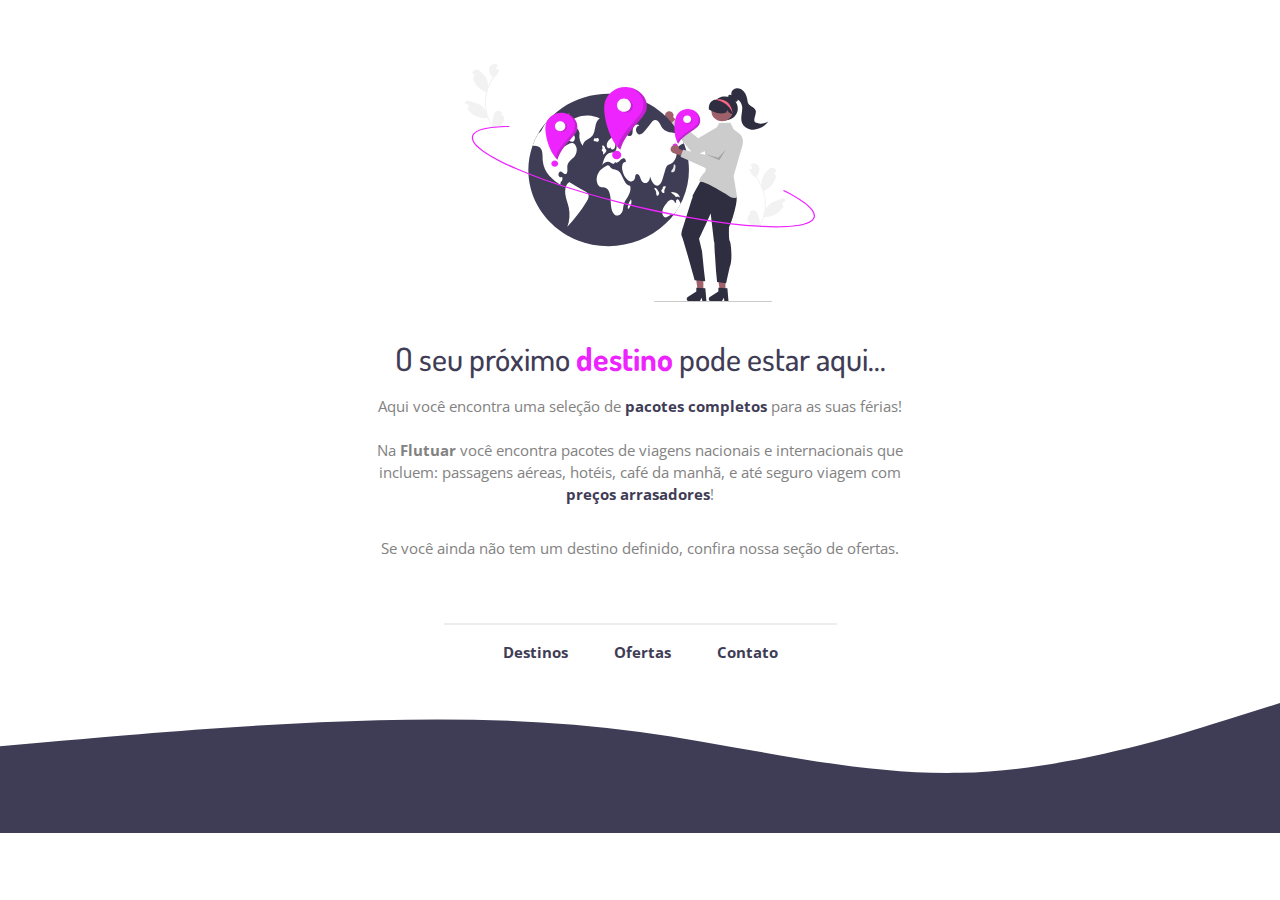
<file: projeto01-extra/index.html>
<!DOCTYPE html>
<html lang="en">
  <head>
    <link rel="preconnect" href="https://fonts.googleapis.com" />
    <link rel="preconnect" href="https://fonts.gstatic.com" crossorigin />
    <link
      href="https://fonts.googleapis.com/css2?family=Dosis:wght@500&family=Open+Sans:wght@400;700&display=swap"
      rel="stylesheet"
    />

    <meta charset="UTF-8" />
    <meta name="viewport" content="width=device-width, initial-scale=1.0" />
    <title>Flutuar Pacotes</title>

    <link rel="stylesheet" href="./style/style.css" />
    <link rel="shortcut icon" href="./assets/Favicon.svg" type="image/x-icon" />
  </head>
  <body>
    <img
      id="img1"
      src="./assets/img1.svg"
      alt="Desenho de uma mulher vestida com uma camisa cinza, segurando um globo terrestre com três indicadores marcando locais diferentes do globo"
    />
    <main>
      <h1>
        O seu próximo <span id="destiny">destino</span> pode estar aqui...
      </h1>
      <p>
        Aqui você encontra uma seleção de
        <span class="details"> pacotes completos</span> para as suas férias!
        <br />
        <br />
        Na <span id="float">Flutuar</span> você encontra pacotes de viagens
        nacionais e internacionais que incluem: passagens aéreas, hotéis, café
        da manhã, e até seguro viagem com
        <span class="details">preços arrasadores</span>!
      </p>
      <p>
        Se você ainda não tem um destino definido, confira nossa seção de
        ofertas.
      </p>
    </main>
    <footer>
      <div id="line"></div>
      <a href="">Destinos</a>
      <a href="">Ofertas</a>
      <a href="">Contato</a>
    </footer>
    <div class="wave">
      <img
        src="./assets/Wave.svg"
        alt="Um detalhe de onda em cor azul escuro"
      />
    </div>
  </body>
</html>
</file>
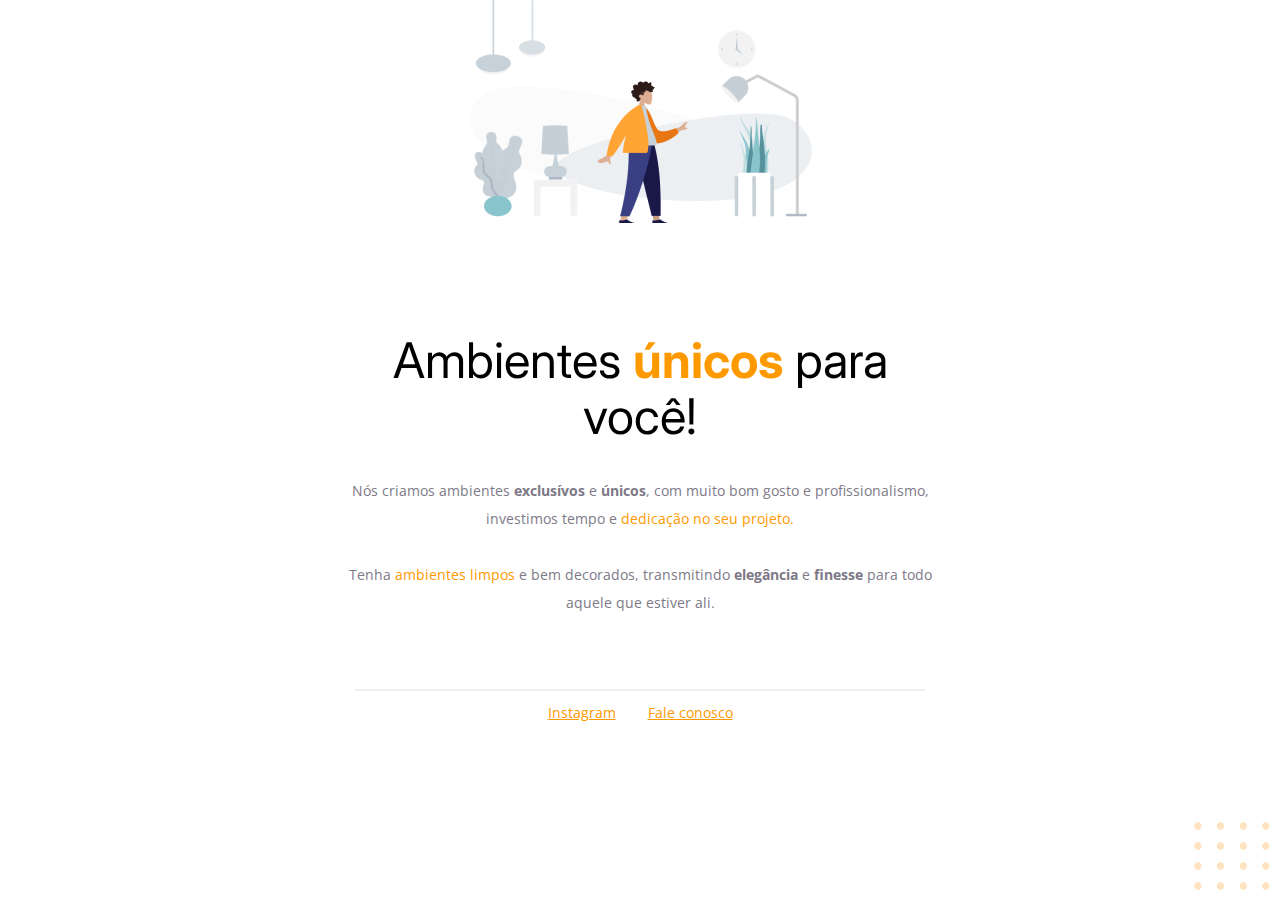
<file: projeto01/index.html>
<!DOCTYPE html>
<html lang="pt-br">
  <head>
    <link rel="preconnect" href="https://fonts.googleapis.com" />
    <link rel="preconnect" href="https://fonts.gstatic.com" crossorigin />

    <meta charset="UTF-8" />
    <meta name="viewport" content="width=device-width, initial-scale=1.0" />
    <title>Móveis Customizados</title>

    <link
      href="https://fonts.googleapis.com/css2?family=Inter:wght@400;700&family=Open+Sans:wght@400;700&display=swap"
      rel="stylesheet"
    />
    <link rel="stylesheet" href="./style/style.css" />
    <link rel="shortcut icon" href="./assets/favicon.png" type="image/x-icon" />
  </head>
  <body>
    <div id="hero">
      <img
        src="./assets/image1.jpg"
        alt="Desenho de uma pessoa vestida com uma camisa amarela, em uma sala com móveis"
      />
      <h1>Ambientes <span>únicos</span> para você!</h1>
      <p>
        Nós criamos ambientes <strong>exclusívos</strong> e
        <strong>únicos</strong>, com muito bom gosto e profissionalismo,
        investimos tempo e <span>dedicação no seu projeto.</span>
        <br />
        <br />
        Tenha <span>ambientes limpos</span> e bem decorados, transmitindo
        <strong>elegância</strong> e <strong>finesse</strong> para todo aquele
        que estiver ali.
      </p>
    </div>
    <div id="footer">
      <div class="line"></div>
      <a target="_blank" href="https://instagram.com/moveisparavoce"
        >Instagram</a
      >
      <a href="mailto:contato@moveisparavoce.com">Fale conosco</a>
    </div>
    <img
      id="balls"
      src="./assets/balls.svg"
      alt="Bolinhas laranjadas no canto direito inferior da tela"
    />
  </body>
</html>
</file>
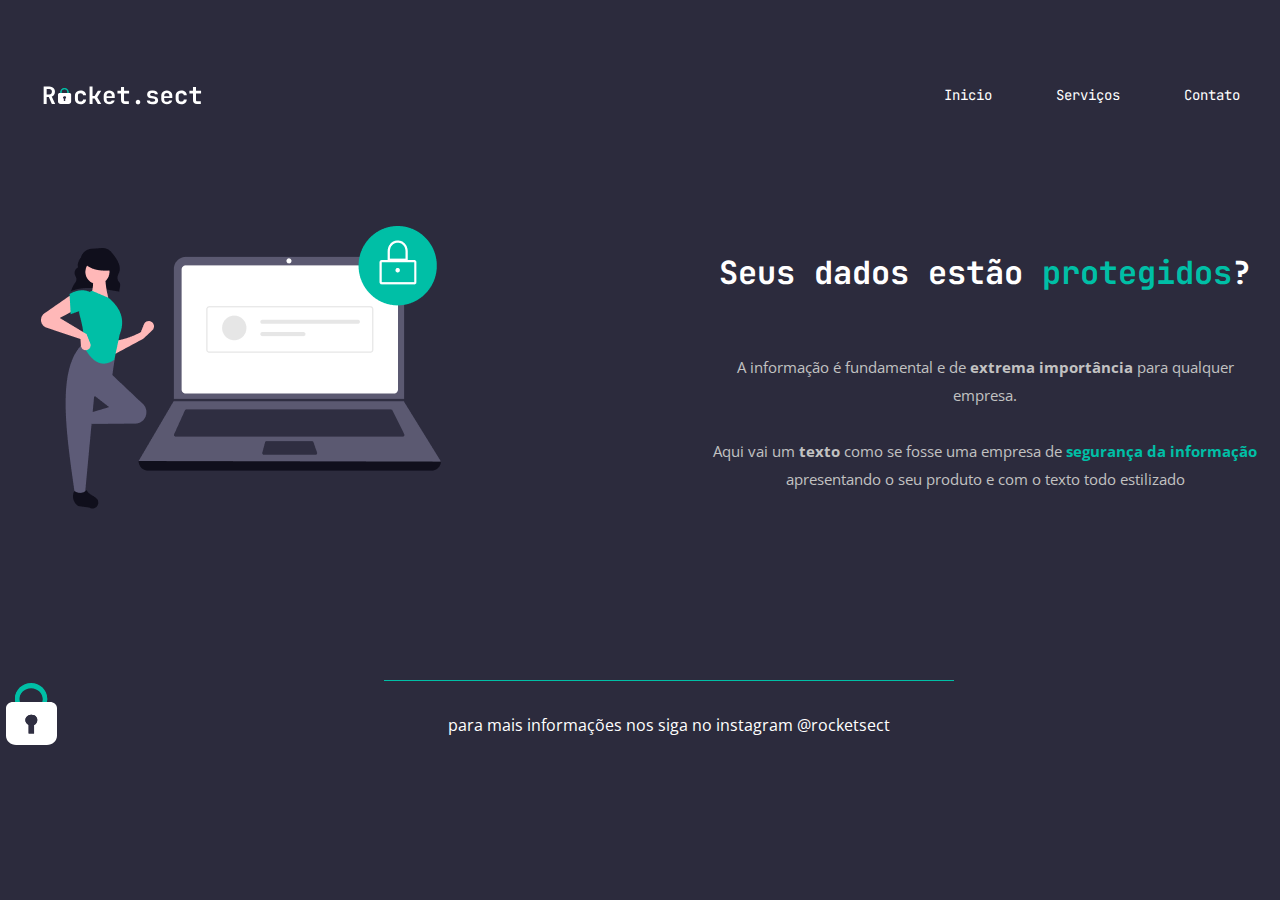
<file: projeto02-extra/index.html>
<!DOCTYPE html>
<html lang="en">
  <head>
    <link rel="preconnect" href="https://fonts.googleapis.com" />
    <link rel="preconnect" href="https://fonts.gstatic.com" crossorigin />

    <meta charset="UTF-8" />
    <meta name="viewport" content="width=device-width, initial-scale=1.0" />
    <title>Rocket.sect</title>

    <link
      href="https://fonts.googleapis.com/css2?family=JetBrains+Mono:wght@400;700&family=Open+Sans:wght@400;700&display=swap"
      rel="stylesheet"
    />
    <link rel="stylesheet" href="./style/style.css" />
  </head>
  <body>
    <div class="page">
      <nav>
        <a href="#"
          ><img src="./assets/logo.svg" alt="Logo da Rocket.sect"
        /></a>
        <ul>
          <li><a href="#">Inicio</a></li>
          <li><a href="#">Serviços</a></li>
          <li><a href="#">Contato</a></li>
        </ul>
      </nav>

      <main>
        <section>
          <img
            src="./assets/img1.png"
            alt="Desenho de uma mulher ao lado de um notebook representando a segurança"
          />
        </section>
        <section class="text">
          <h1>Seus dados estão <span>protegidos</span>?</h1>
          <p>
            A informação é fundamental e de
            <span id="important">extrema importância</span> para qualquer
            empresa.
            <br />
            <br />
            Aqui vai um <span id="important">texto</span> como se fosse uma
            empresa de
            <span id="security">segurança da informação</span> apresentando o
            seu produto e com o texto todo estilizado
          </p>
        </section>
      </main>
    </div>
    <footer>
      <div id="padlock">
        <img src="./assets/padlock.svg" alt="Desenho de um cadeado" />
      </div>
      <div id="line">
        <p>para mais informações nos siga no instagram @rocketsect</p>
      </div>
    </footer>
  </body>
</html>
</file>
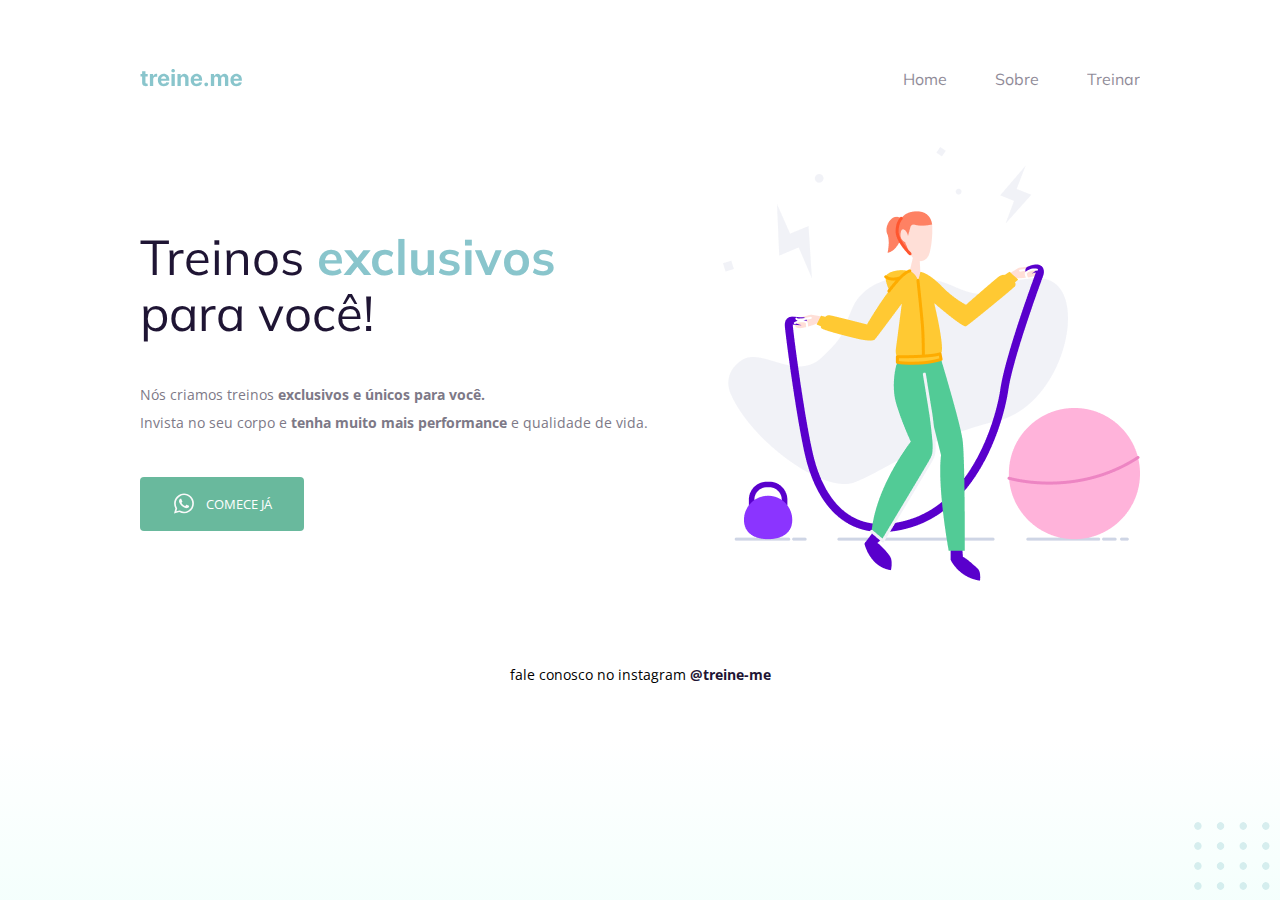
<file: projeto02/index.html>
<!DOCTYPE html>
<html lang="pt-br">
  <head>
    <link rel="preconnect" href="https://fonts.googleapis.com" />
    <link rel="preconnect" href="https://fonts.gstatic.com" crossorigin />

    <meta charset="UTF-8" />
    <meta name="viewport" content="width=device-width, initial-scale=1.0" />
    <title>Treine me</title>

    <link rel="stylesheet" href="./style/style.css" />
    <link
      href="https://fonts.googleapis.com/css2?family=Mulish:wght@400;700&family=Open+Sans:wght@400;700&display=swap"
      rel="stylesheet"
    />
  </head>
  <body>
    <div class="page">
      <nav>
        <a href="# ">
          <img src="./assets/Logo.svg" alt="Treine-me" />
        </a>
        <ul>
          <li><a href="#"> Home</a></li>
          <li><a href="#"> Sobre</a></li>
          <li><a href="#"> Treinar</a></li>
        </ul>
      </nav>

      <main>
        <section>
          <h1>Treinos <span>exclusivos</span> para você!</h1>

          <p>
            Nós criamos treinos <strong>exclusivos e únicos para você.</strong
            ><br />
            Invista no seu corpo e
            <strong>tenha muito mais performance</strong> e qualidade de vida.
          </p>

          <button>
            <img src="./assets/whats.svg" alt="Icone do WhatsApp" />Comece já
          </button>
        </section>

        <img
          src="./assets/fitness.png"
          alt="Desenho de uma mulher pulando corda numa academia"
        />
      </main>
      <footer>
        fale conosco no instagram
        <a href="https://instagram.com/treineme" target="_blank">@treine-me</a>
      </footer>
    </div>
    <img
      id="balls"
      src="./assets/balls.svg"
      alt="Bolinhas decorativas verde no canto inferior direito da página"
    />
  </body>
</html>
</file>
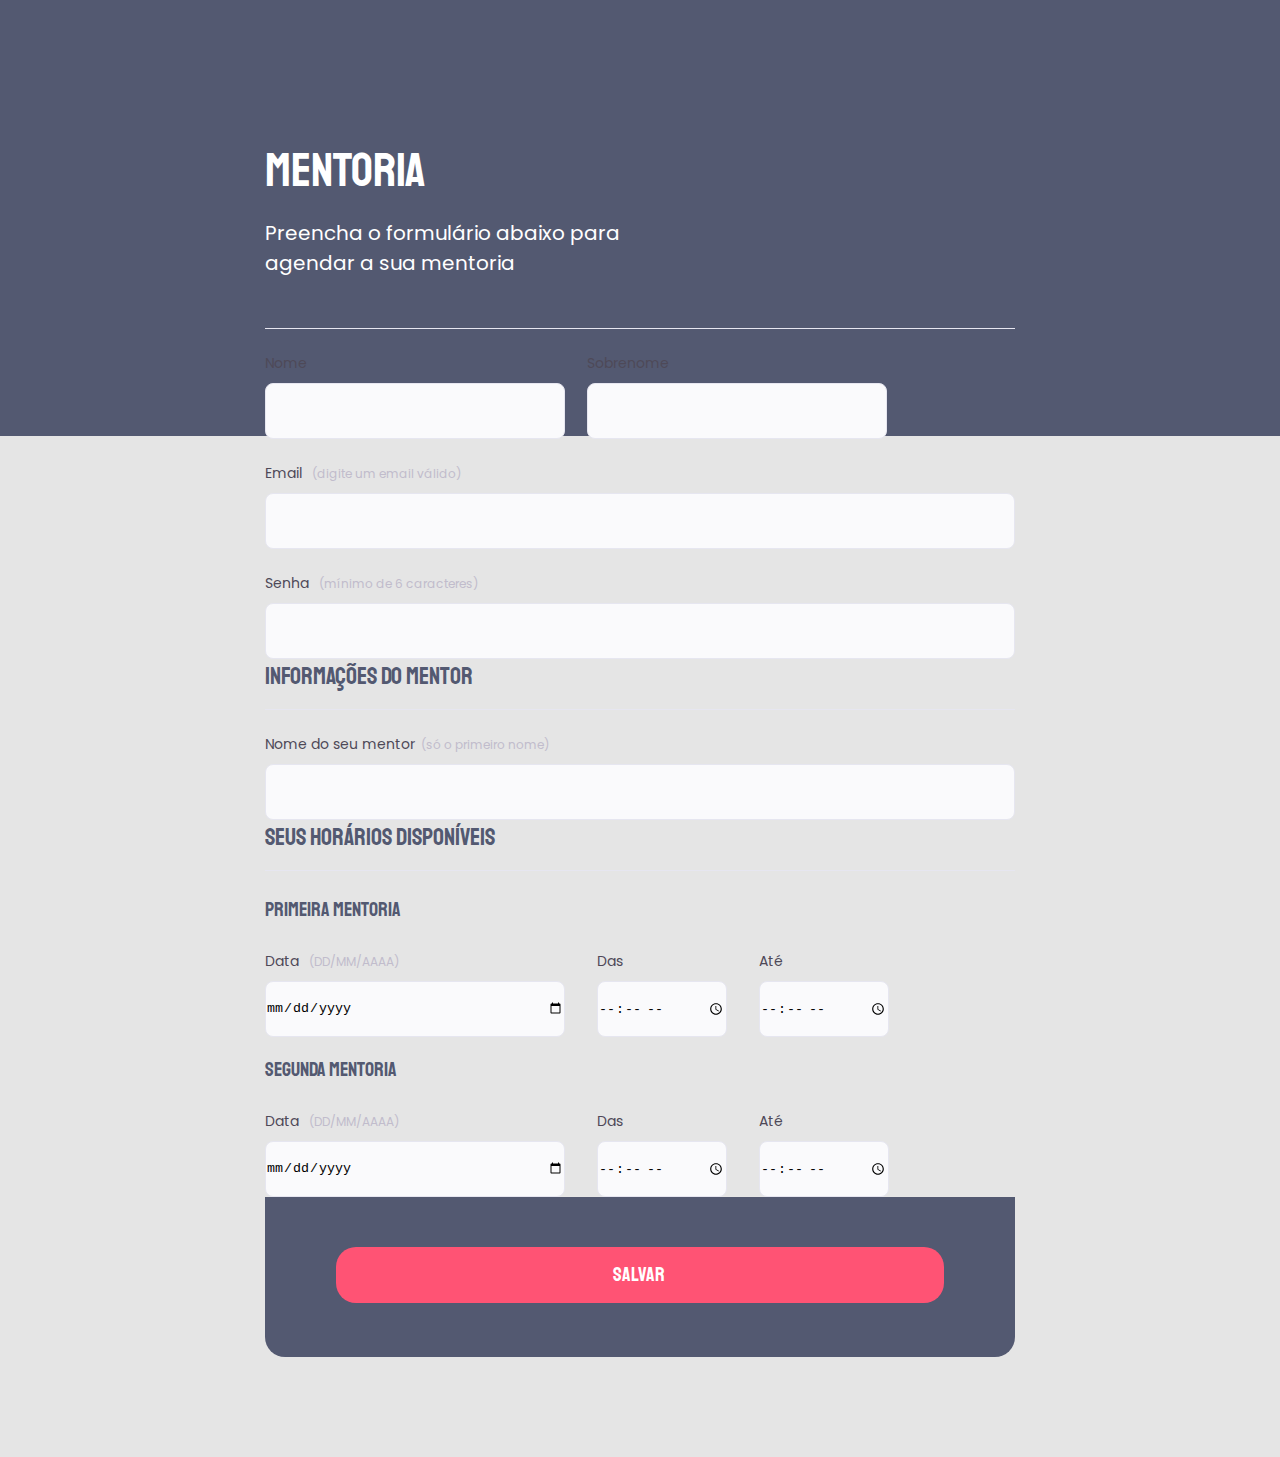
<file: projeto03-extra/index.html>
<!DOCTYPE html>
<html lang="pt-br">
  <head>
    <link rel="preconnect" href="https://fonts.googleapis.com" />
    <link rel="preconnect" href="https://fonts.gstatic.com" crossorigin />

    <meta charset="UTF-8" />
    <meta name="viewport" content="width=device-width, initial-scale=1.0" />
    <title>Mentoria</title>

    <link rel="stylesheet" href="./style/style.css" />

    <link
      href="https://fonts.googleapis.com/css2?family=Poppins&family=Staatliches&display=swap"
      rel="stylesheet"
    />
  </head>
  <body>
    <div class="page">
      <header>
        <h1>Mentoria</h1>
        <p>Preencha o formulário abaixo para agendar a sua mentoria</p>
      </header>
      <form id="my-form">
        <fieldset>
          <div class="fieldset-wrapper">
            <legend>Informações pessoais</legend>
            <div class="col-2">
              <div class="input-wrapper">
                <label for="name">Nome</label>
                <input type="text" id="name" />
              </div>

              <div class="input-wrapper">
                <label for="last-name">Sobrenome</label>
                <input type="text" id="last-name" />
              </div>
            </div>
            <div class="input-wrapper inputfull">
              <label for="email"
                >Email <span>(digite um email válido)</span></label
              >
              <input type="email" id="email" />
            </div>
            <div class="input-wrapper inputfull">
              <label for="password"
                >Senha <span>(mínimo de 6 caracteres)</span></label
              >
              <input type="password" id="password" />
            </div>
          </div>
        </fieldset>

        <fieldset>
          <div class="fieldset-wrapper">
            <legend>Informações do mentor</legend>
            <div class="input-wrapper inputfull">
              <label for="email"
                >Nome do seu mentor<span>(só o primeiro nome)</span></label
              >
              <input type="email" id="email" />
            </div>
          </div>
        </fieldset>

        <fieldset>
          <div class="fieldset-wrapper">
            <legend>Seus horários disponíveis</legend>
            <h2>Primeira mentoria</h2>
            <div class="col-3">
              <div class="input-wrapper">
                <label for="date">Data <span>(DD/MM/AAAA)</span></label>
                <input type="date" id="date" />
              </div>

              <div class="input-wrapper col3">
                <label for="begin">Das</label>
                <input type="time" id="begin" />
              </div>

              <div class="input-wrapper col3">
                <label for="end">Até</label>
                <input type="time" id="end" />
              </div>
            </div>
          </div>

          <div class="fieldset-wrapper">
            <h2 class="title-mentorship">Segunda mentoria</h2>
            <div class="col-3">
              <div class="input-wrapper">
                <label for="date">Data <span>(DD/MM/AAAA)</span></label>
                <input type="date" id="date" />
              </div>

              <div class="input-wrapper col3">
                <label for="begin">Das</label>
                <input type="time" id="begin" />
              </div>

              <div class="input-wrapper col3">
                <label for="end">Até</label>
                <input type="time" id="end" />
              </div>
            </div>
          </div>
        </fieldset>
      </form>
      <footer>
        <input
          form="my-form"
          class="button"
          type="submit"
          value="Salvar "
        />
      </footer>
    </div>
    </div>
  </body>
</html>
</file>
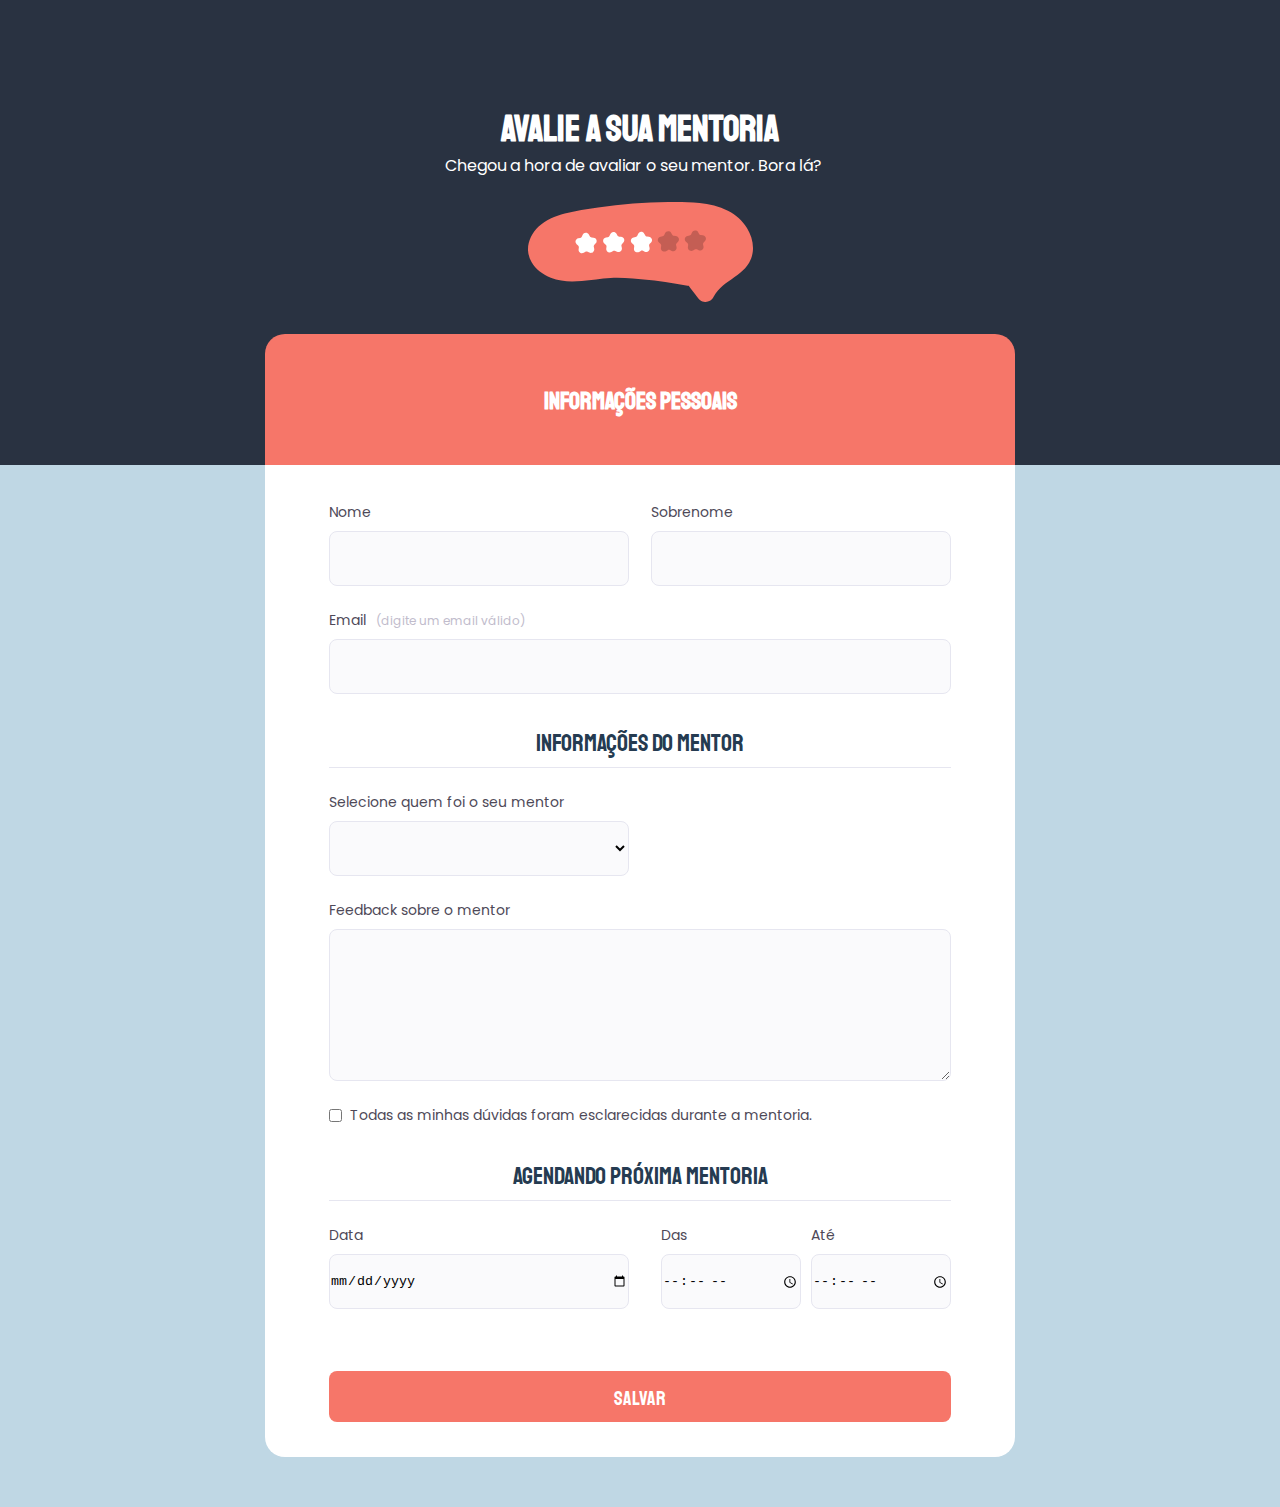
<file: projeto03-extra01/index.html>
<!DOCTYPE html>
<html lang="pt-br">
  <head>
    <link rel="preconnect" href="https://fonts.googleapis.com" />
    <link rel="preconnect" href="https://fonts.gstatic.com" crossorigin />

    <meta charset="UTF-8" />
    <meta name="viewport" content="width=device-width, initial-scale=1.0" />
    <title>Avalie a sua mentoria</title>

    <link rel="stylesheet" href="./style/style.css" />

    <link
      href="https://fonts.googleapis.com/css2?family=Poppins&family=Staatliches&display=swap"
      rel="stylesheet"
    />
  </head>
  <body>
    <div class="page">
      <header>
        <h1>avalie a sua mentoria</h1>
        <p>Chegou a hora de avaliar o seu mentor. Bora lá?</p>
        <img
          src="./assets/balao.svg"
          alt="Desenho de um balão vermelho com 5 estrelas e apenas 3 estão marcadas."
        />
      </header>

      <h2 class="title-information">Informações pessoais</h2>

      <form id="my-form">
        <fieldset>
          <div class="fieldset-wrapper">
            <div class="col-2">
              <div class="input-wrapper">
                <label for="name">Nome</label>
                <input type="text" id="name" />
              </div>
              <div class="input-wrapper">
                <label for="lastname">Sobrenome</label>
                <input type="text" id="lastname" />
              </div>
            </div>
            <div class="input-wrapper inputfull">
              <label for="email"
                >Email <span>(digite um email válido)</span></label
              >
              <input type="email" id="email" />
            </div>
          </div>
        </fieldset>

        <fieldset>
          <div class="fieldset-wrapper">
            <legend>Informações do mentor</legend>
            <div class="input-wrapper">
              <label for="mentors">Selecione quem foi o seu mentor</label>
              <select name="mentors" id="mentors">
                <option value="" selected></option>
                <option value="roberto">Roberto</option>
                <option value="fulano">Fulano</option>
                <option value="ciclano">Ciclano</option>
              </select>
            </div>

            <div class="input-wrapper">
              <label for="feedback">Feedback sobre o mentor</label>
              <textarea id="feedback" cols="30" rows="10"></textarea>
            </div>

            <div class="checkbox-wrapper">
              <input type="checkbox" id="checkbox" />
              <p>
                Todas as minhas dúvidas foram esclarecidas durante a mentoria.
              </p>
            </div>
          </div>
        </fieldset>

        <fieldset>
          <div class="fieldset-wrapper">
            <legend>Agendando próxima mentoria</legend>

            <div class="col-3">
              <div class="input-wrapper">
                <label for="event-date">Data</label>
                <input type="date" id="event-date" />
              </div>

              <div class="input-wrapper">
                <label for="event-begin">Das</label>
                <input type="time" id="event-begin" />
              </div>

              <div class="input-wrapper">
                <label for="event-end">Até</label>
                <input type="time" id="event-end" />
              </div>
            </div>
          </div>
        </fieldset>
        <input form="my-form" class="button" type="submit" value="Salvar" />
      </form>
    </div>
  </body>
</html>
</file>
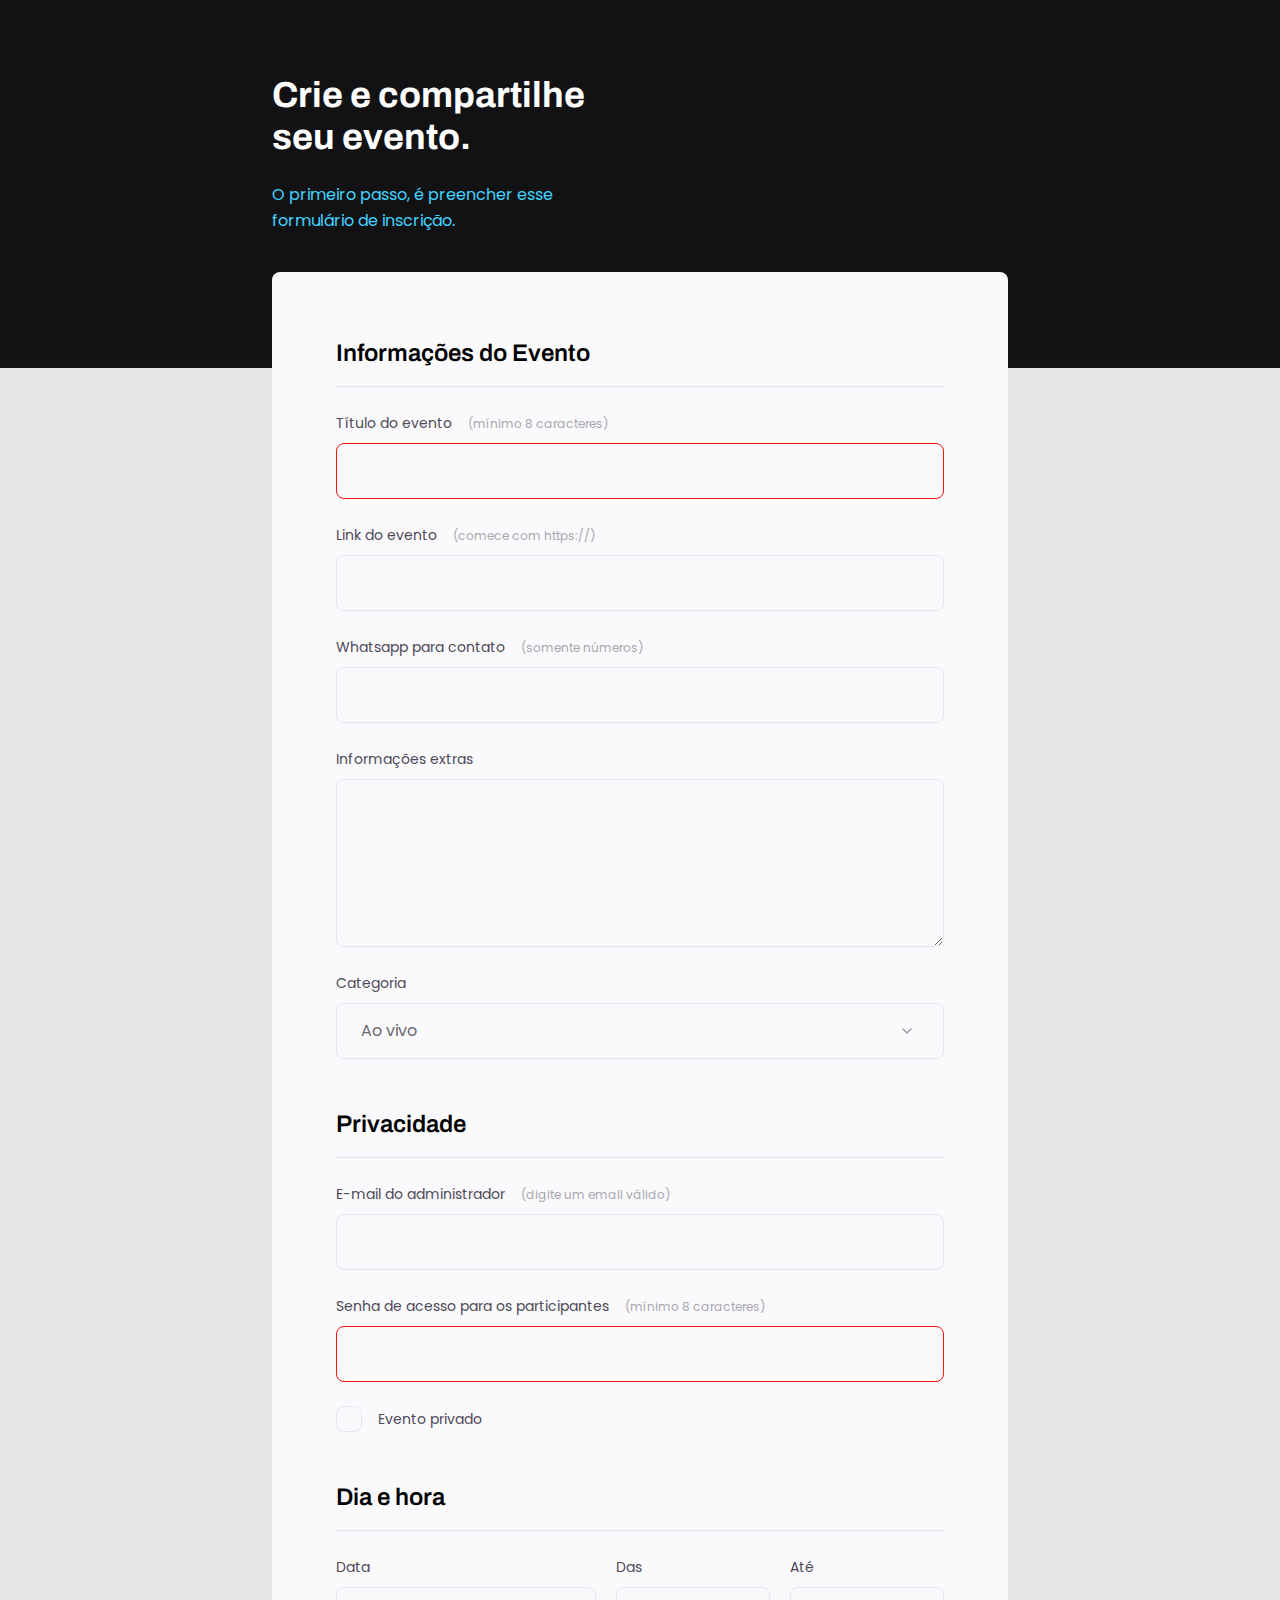
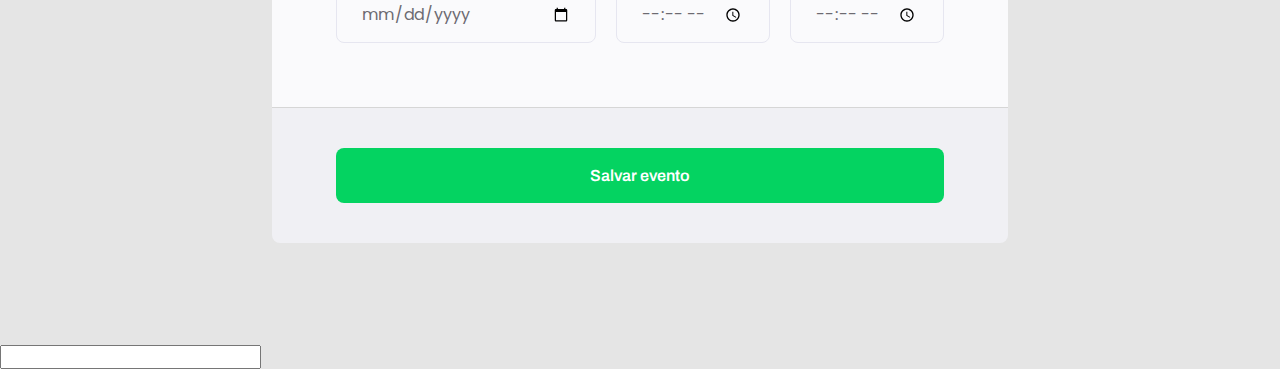
<file: projeto03/index.html>
<!DOCTYPE html>
<html lang="pt-br">
  <head>
    <link rel="preconnect" href="https://fonts.googleapis.com" />
    <link rel="preconnect" href="https://fonts.gstatic.com" crossorigin />

    <meta charset="UTF-8" />
    <meta name="viewport" content="width=device-width, initial-scale=1.0" />
    <title>Crie seu evento</title>

    <link rel="stylesheet" href="./style/style.css" />

    <link
      href="https://fonts.googleapis.com/css2?family=Archivo:wght@600;700&family=Poppins&display=swap"
      rel="stylesheet"
    />
  </head>
  <body>
    <div class="page">
      <header>
        <h1>Crie e compartilhe seu evento.</h1>
        <p>O primeiro passo, é preencher esse formulário de inscrição.</p>
      </header>
      <form id="my-form">
        <fieldset>
          <div class="fieldset-wrapper">
            <legend>Informações do Evento</legend>

            <div class="input-wrapper">
              <label for="event-title"
                >Título do evento <span>(mínimo 8 caracteres)</span></label
              >
              <input minlength="8" required type="text" id="event-title" />
            </div>

            <div class="input-wrapper">
              <label for="event-link"
                >Link do evento <span>(comece com https://)</span></label
              >
              <input type="url" id="event-link" />
            </div>

            <div class="input-wrapper">
              <label for="event-whatsapp"
                >Whatsapp para contato <span>(somente números)</span></label
              >
              <input type="number" id="event-whatsapp" />
            </div>

            <div class="input-wrapper">
              <label for="event-info">Informações extras</label>
              <textarea id="event-info"></textarea>
            </div>

            <div class="input-wrapper">
              <label for="event-category">Categoria</label>
              <select id="event-category">
                <option value="live">Ao vivo</option>
                <option value="podcast">Podcast</option>
                <option value="mentorship">Mentoria</option>
              </select>
            </div>
          </div>
        </fieldset>

        <fieldset>
          <div class="fieldset-wrapper">
            <legend>Privacidade</legend>

            <div class="input-wrapper">
              <label for="event-email"
                >E-mail do administrador
                <span>(digite um email válido)</span></label
              >
              <input type="email" id="event-email" />
            </div>

            <div class="input-wrapper">
              <label for="event-password"
                >Senha de acesso para os participantes
                <span>(mínimo 8 caracteres)</span></label
              >
              <input
                minlength="8"
                required
                type="password"
                id="event-password"
              />
            </div>

            <div class="checkbox-wrapper">
              <input type="checkbox" id="event-private" />
              <label for="event-private">Evento privado</label>
            </div>
          </div>
        </fieldset>

        <fieldset>
          <div class="fieldset-wrapper">
            <legend>Dia e hora</legend>

            <div class="col-3">
              <div class="input-wrapper">
                <label for="event-date">Data</label>
                <input type="date" id="event-date" />
              </div>

              <div class="input-wrapper">
                <label for="event-begin">Das</label>
                <input type="time" id="event-begin" />
              </div>

              <div class="input-wrapper">
                <label for="event-end">Até</label>
                <input type="time" id="event-end" />
              </div>
            </div>
          </div>
        </fieldset>
      </form>
      <footer>
        <input
          form="my-form"
          class="button"
          type="submit"
          value="Salvar evento"
        />
      </footer>
    </div>
    <input type="text" mozactionhint="next" name="sometext" />
  </body>
</html>
</file>
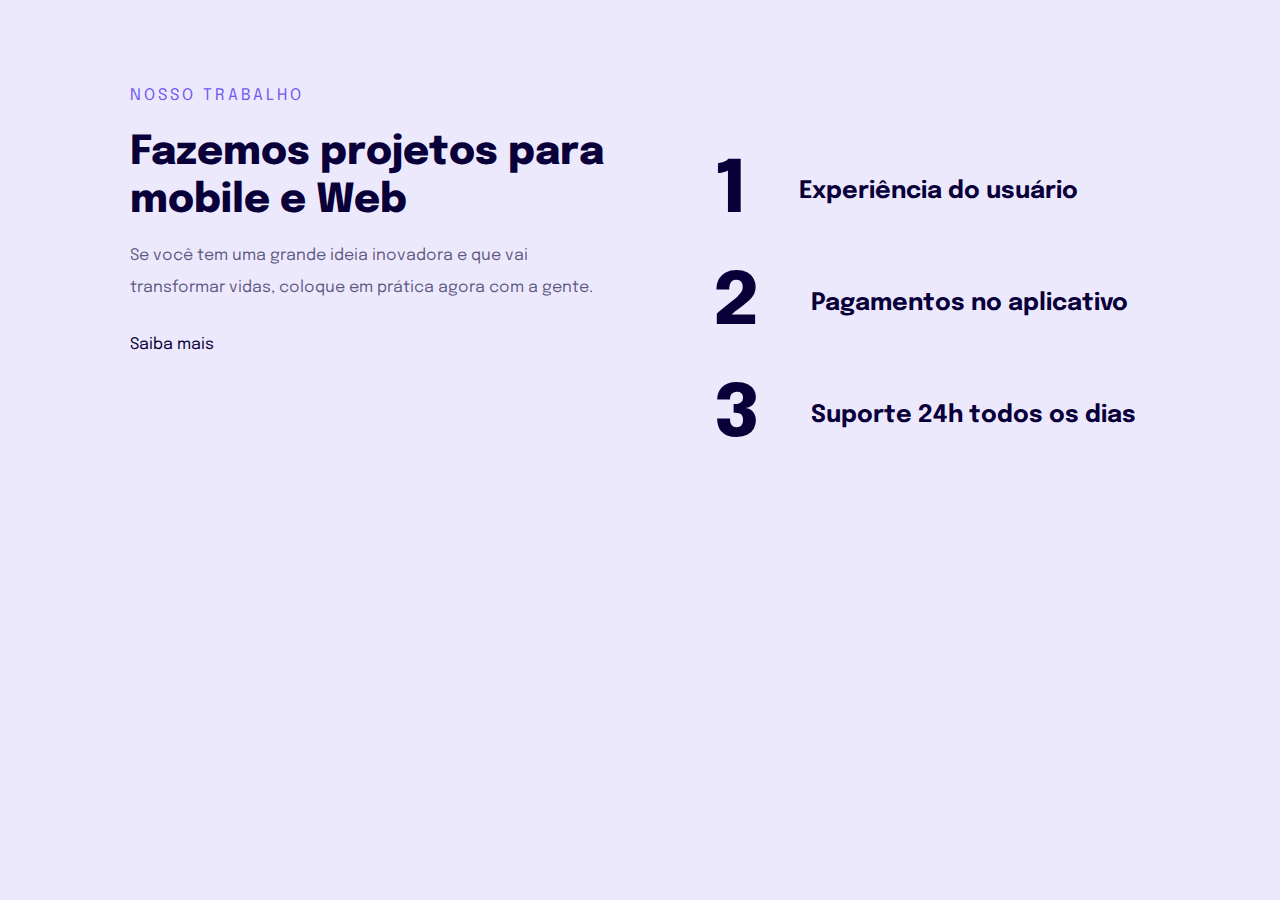
<file: projeto04/index.html>
<!DOCTYPE html>
<html lang="pt-br">
  <head>
    <link rel="preconnect" href="https://fonts.googleapis.com" />
    <link rel="preconnect" href="https://fonts.gstatic.com" crossorigin />

    <meta charset="UTF-8" />
    <meta name="viewport" content="width=device-width, initial-scale=1.0" />
    <title>Introdução a responsividade</title>

    <link rel="stylesheet" href="./style/style.css" />

    <link
      href="https://fonts.googleapis.com/css2?family=Epilogue:wght@400;700;800&display=swap"
      rel="stylesheet"
    />
  </head>
  <body>
    <main>
      <div>
        <p>nosso trabalho</p>
        <h1>Fazemos projetos para mobile e Web</h1>
        <p>
          Se você tem uma grande ideia inovadora e que vai transformar vidas,
          coloque em prática agora com a gente.
        </p>

        <a href="#">Saiba mais</a>
      </div>

      <ul>
        <li><span>1</span> Experiência do usuário</li>
        <li><span>2</span> Pagamentos no aplicativo</li>
        <li><span>3</span> Suporte 24h todos os dias</li>
      </ul>
    </main>
  </body>
</html>
</file>
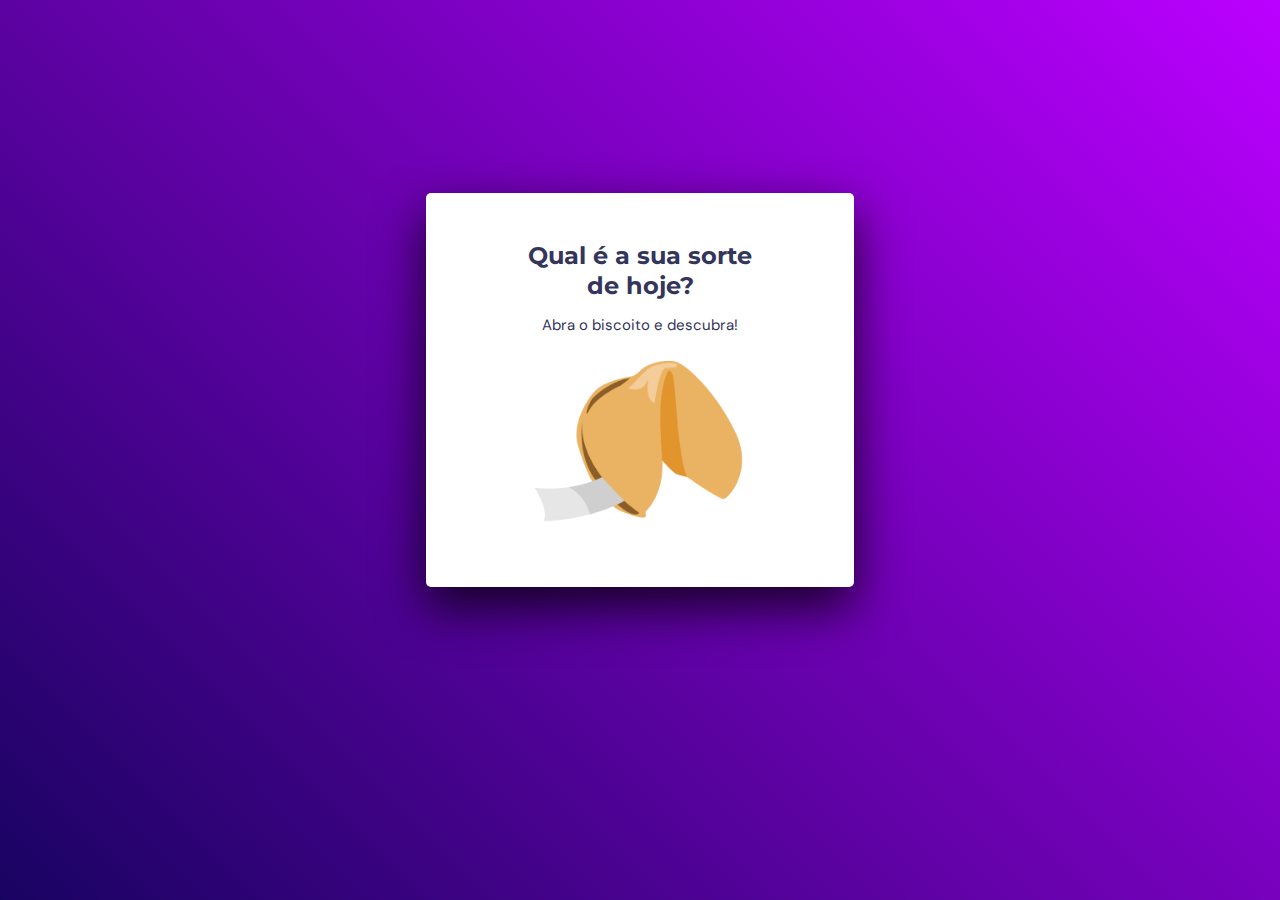
<file: projeto06-extra/index.html>
<!DOCTYPE html>
<html lang="pt-br">
  <head>
    <link rel="preconnect" href="https://fonts.googleapis.com" />
    <link rel="preconnect" href="https://fonts.gstatic.com" crossorigin />

    <meta charset="UTF-8" />
    <meta name="viewport" content="width=device-width, initial-scale=1.0" />
    <title>Biscoito da Sorte</title>

    <link rel="stylesheet" href="./style/style.css" />
    <link
      rel="shortcut icon"
      href="./assets/fortune-cookie.jpg"
      type="image/x-icon"
    />

    <link
      href="https://fonts.googleapis.com/css2?family=DM+Sans:wght@400;700&family=Dancing+Script&family=Montserrat:wght@700&display=swap"
      rel="stylesheet"
    />
  </head>
  <body>
    <main>
      <div id="closed-box">
        <h1>Qual é a sua sorte de hoje?</h1>
        <p>Abra o biscoito e descubra!</p>
        <a href="#" id="handleClosedClick">
          <img
            class="fortune-cookie"
            src="./assets/fortune-cookie.jpg"
            alt="Desenho de um biscoito que contém dentro dele um pedaço de papel com uma 'sorte', geralmente um aforismo ou uma profecia vaga"
          />
        </a>
      </div>
      <div id="open-box" class="open-box hide">
        <h1 class="title-open">Aqui está a sua sorte de hoje:</h1>
        <div>
          <div class="luckyBox">
            <p id="luckyMessage"></p>
          </div>
        </div>
        <img
          src="./assets/opened-cookie.jpg"
          alt="Desenho do biscoito da sorte aberto com a 'sorte' escrito em cima"
        />
        <button id="btnReset">Abrir outro biscoito</button>
      </div>
    </main>
    <script src="./js/main.js"></script>
  </body>
</html>
</file>
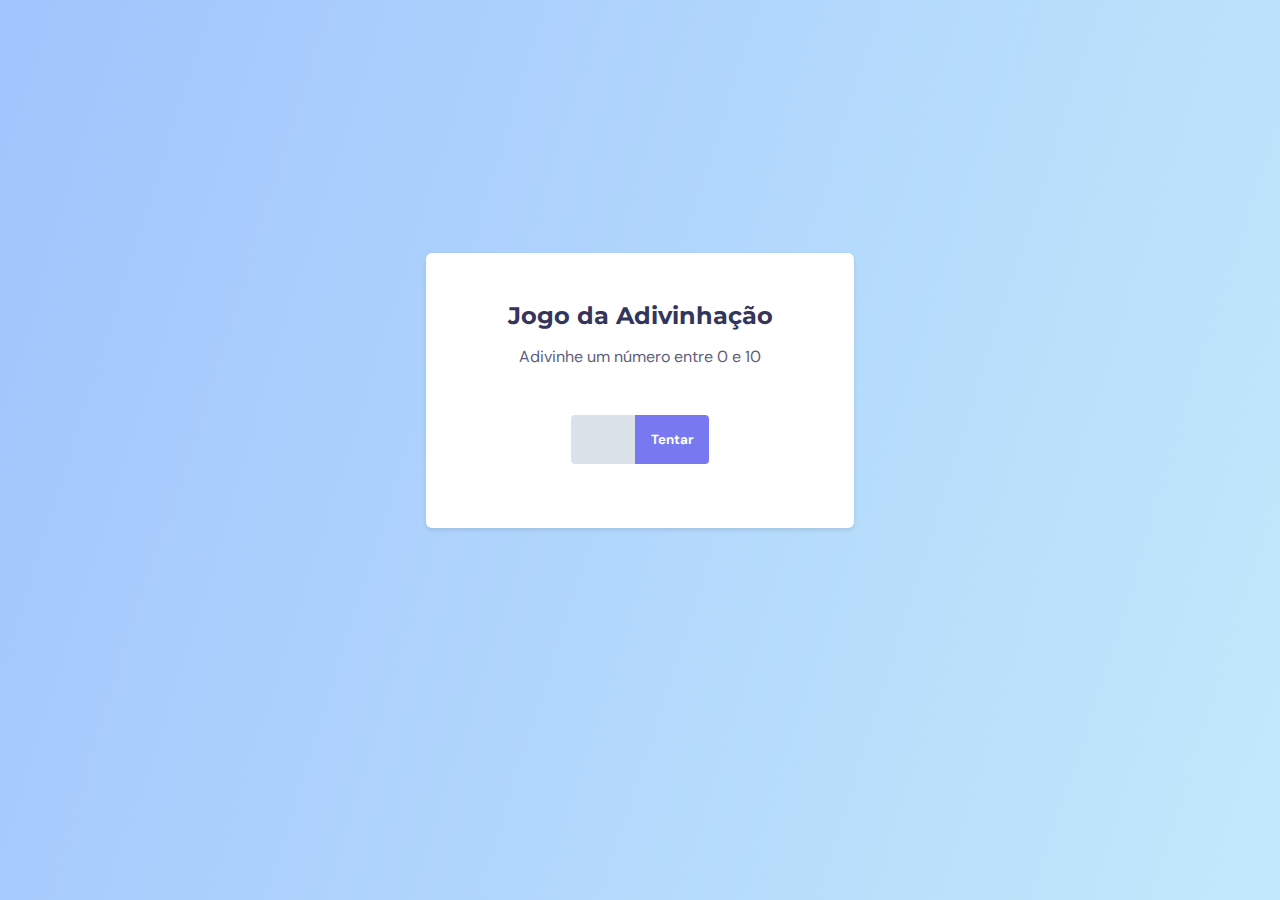
<file: projeto06/index.html>
<!DOCTYPE html>
<html lang="pt-br">
  <head>
    <link rel="preconnect" href="https://fonts.googleapis.com" />
    <link rel="preconnect" href="https://fonts.gstatic.com" crossorigin />

    <meta charset="UTF-8" />
    <meta name="viewport" content="width=device-width, initial-scale=1.0" />
    <title>Jogo Adivinhação</title>

    <link rel="stylesheet" href="./style/style.css" />

    <link
      href="https://fonts.googleapis.com/css2?family=DM+Sans:wght@400;700&family=Montserrat:wght@600&display=swap"
      rel="stylesheet"
    />
  </head>
  <body>
    <main>
      <div class="screen1">
        <h1>Jogo da Adivinhação</h1>
        <p>Adivinhe um número entre 0 e 10</p>

        <form>
          <input id="inputNumber" type="number" />
          <button id="btnTry">Tentar</button>
        </form>
      </div>
      <div class="screen2 hide">
        <h2></h2>
        <button id="btnReset">Jogar novamente</button>
      </div>
    </main>
    <script src="./js/main.js"></script>
  </body>
</html>
</file>
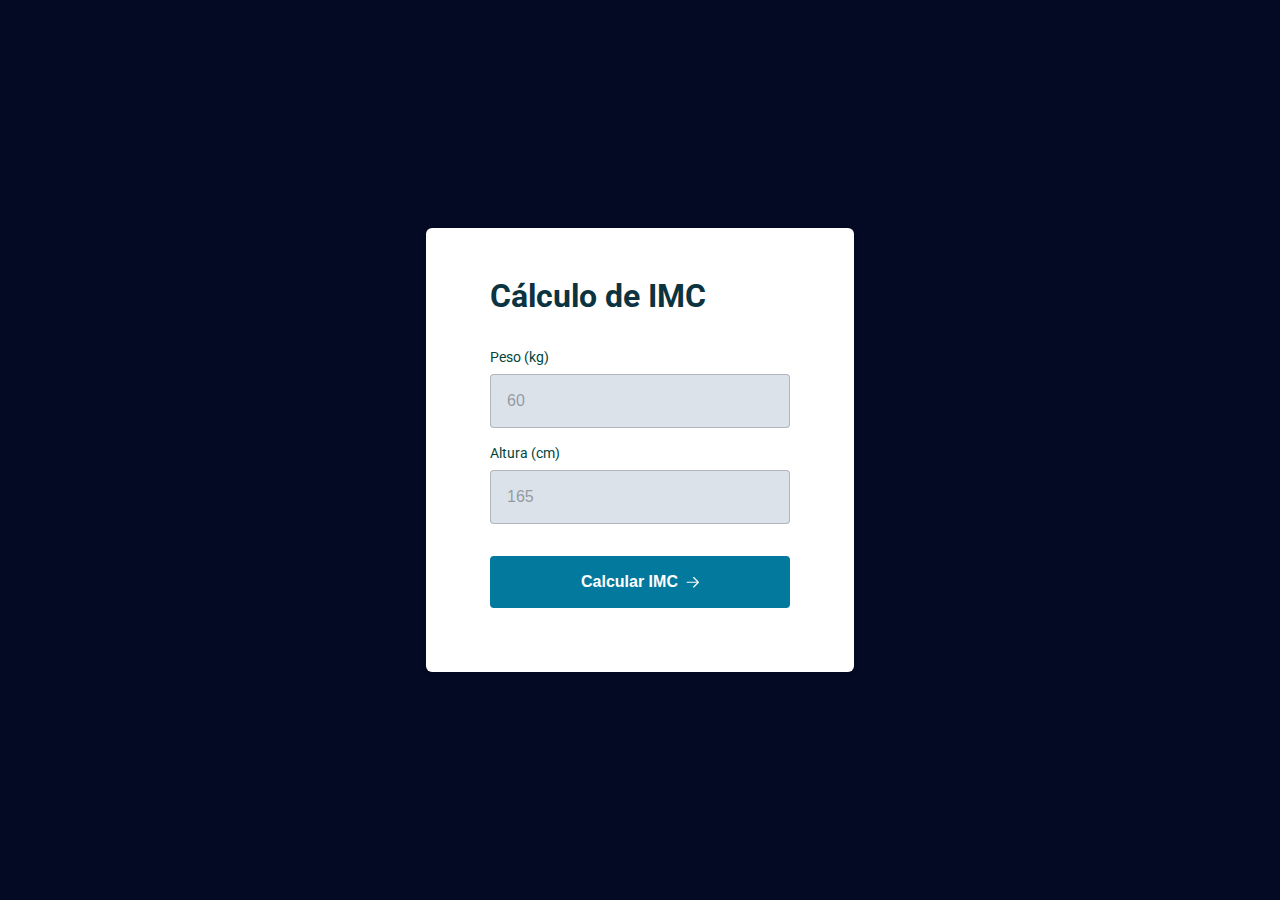
<file: projeto07/index.html>
<!DOCTYPE html>
<html lang="pt-br">
  <head>
    <link rel="preconnect" href="https://fonts.googleapis.com" />
    <link rel="preconnect" href="https://fonts.gstatic.com" crossorigin />

    <meta charset="UTF-8" />
    <meta name="viewport" content="width=device-width, initial-scale=1.0" />
    <title>Calculadora de IMC</title>
    <link rel="stylesheet" href="./style/style.css" />
    <link
      href="https://fonts.googleapis.com/css2?family=Roboto:wght@400;700&display=swap"
      rel="stylesheet"
    />

    <script src="./js/main.js" defer type="module"></script>
  </head>
  <body>
    <div class="alert-error">Digite somente números</div>
    <div class="container">
      <main class="card">
        <form>
          <h1 class="title">Cálculo de IMC</h1>

          <div class="input-wrapper">
            <label for="weight">Peso (kg)</label>
            <input id="weight" type="text" placeholder="60" />
          </div>

          <div class="input-wrapper">
            <label for="height">Altura (cm)</label>
            <input id="height" type="text" placeholder="165" />
          </div>

          <button type="submit">
            Calcular IMC
            <img
              src="./assets/arrow.svg"
              alt="Seta indicando para a direita, como efeito do botão"
            />
          </button>
        </form>
      </main>
    </div>
    <div class="modal-wrapper">
      <div class="modal card">
        <h2 class="title">
          <button class="close">
            <img
              src="./assets/close.svg"
              alt="Desenho de um x, representando um atalho para fechar o popup"
            />
          </button>
          <span>O Seu IMC é de 28</span>
        </h2>
      </div>
    </div>
  </body>
</html>
</file>
<file: projeto01-extra/style/style.css>
* {
  margin: 0;
  padding: 0;
}
#img1 {
  margin-top: 64px;
  margin-bottom: 32px;
}
body {
  font-family: "Open Sans", sans-serif;

  text-align: center;
}
main {
  width: 540px;
  margin: 0 auto;
}
main h1 {
  margin-bottom: 16px;
  font-size: 32px;
  line-height: 40px;
  font-weight: 500;
  font-family: "Dosis", sans-serif;
  color: #3f3d56;
}
#destiny {
  color: #ee24ff;
  font-weight: bold;
}
main p {
  margin-bottom: 32px;
  font-size: 15px;
  line-height: 22px;
  color: #828282;
}
.details {
  font-weight: bold;
  color: #3f3d56;
}
#float {
  font-weight: bold;
}
#line {
  width: 391px;
  height: 0px;
  border: 1px solid #eceff2;
  margin: 0 auto 16px;
}
footer {
  margin-top: 64px;
}
footer a {
  color: #3f3d56;
  font-weight: bold;
  font-size: 15px;
  line-height: 22px;
  text-decoration: none;
}
footer a + a {
  margin-left: 42px;
}
.wave img {
  width: 100vw;
  margin-top: 40px;
  display: block;
}
</file>
<file: projeto01/style/style.css>
body {
  font-family: "Open Sans", sans-serif;

  text-align: center;
  margin: 0;
}
#hero {
  width: 592px;
  margin: 0 auto 72px;
}
#hero img {
  margin-bottom: 72px;
}
h1 {
  font-family: "Inter", sans-serif;
  font-size: 49px;
  line-height: 56px;
  font-weight: normal;

  margin-bottom: 32px;
}
h1 span {
  font-weight: bold;
}
span,
a {
  color: #ff9900;
}
p,
#footer {
  color: #7d7987;

  font-size: 14px;
  line-height: 28px;
}

#footer a + a {
  margin-left: 28px;
}
.line {
  width: 568px;
  height: 0px;

  margin: 0 auto 8px;

  border: 1px solid #eceff2;
}
#balls {
  position: fixed;
  bottom: 0px;
  right: 0px;
}
</file>
<file: projeto02-extra/style/style.css>
body {
  margin: 0;
  background: #2c2b3d;
  font-family: "Open Sans", sans-serif;
  box-sizing: border-box;
}
.page {
  width: 1200px;
  margin: auto;
  padding-top: 70px;
}
nav {
  display: flex;
  justify-content: space-between;
  align-items: center;
  margin-bottom: 100px;
}
ul {
  display: flex;
  gap: 64px;
}
li,
a {
  list-style: none;
  text-decoration: none;
  color: #fff;
  font-size: 14px;
  font-family: "JetBrains Mono", monospace;
}
main {
  width: 1220px;
  height: 300px;
  margin: auto;
  display: flex;
  align-items: center;
  justify-content: space-between;
  margin-bottom: 160px;
}
.testing {
  width: 500px;
  text-align: center;
}
main p {
  font-size: 15px;
  line-height: 28px;
}
main h1 {
  font-family: "JetBrains Mono", monospace;
  font-size: 32px;
  line-height: 40px;
  color: #fff;
  margin-bottom: 60px;
}
main h1 span {
  color: #00bfa6;
}
.text {
  width: 550px;
  text-align: center;
  font-size: 14px;
  color: #c2c2c2;
}
#important {
  font-weight: bold;
}
#security {
  color: #00bfa6;
  font-weight: bold;
}
footer {
  width: 100vw;
  text-align: center;
  color: #fff;
  display: flex;
  align-items: center;
}

#line {
  width: 570px;
  border-top: 1px solid #00bfa6;
  margin: auto;
  padding-top: 17px;
}
#padlock {
  padding-left: 6px;
}
</file>
<file: projeto02/style/style.css>
body {
  margin: 0;

  font-family: "Open Sans", sans-serif;

  background: linear-gradient(
    180deg,
    rgba(227, 255, 248, 0) 82.08%,
    rgba(227, 255, 248, 0.38) 100%
  );
  min-height: 100vh;
}
.page {
  width: 1000px;
  margin: 0 auto;
  padding-top: 65px;
}
nav {
  display: flex;
  justify-content: space-between;
  align-items: center;
  margin-bottom: 55px;
}
ul {
  display: flex;
  list-style: none;
  gap: 48px;
  margin: 0;
  padding: 0;
  font-family: "Mulish", sans-serif;
}
a {
  color: #1f1534;
  text-decoration: none;
}
ul li a {
  opacity: 0.5;
}
ul li a:hover {
  font-weight: bold;
  opacity: 1;
}
main {
  display: flex;
  align-items: center;
  justify-content: space-between;
}
h1 {
  font-family: "Mulish", sans-serif;
  font-size: 49px;
  line-height: 56px;
  color: #1f1534;

  font-weight: normal;
  width: 490px;
}
h1 span {
  color: #89c5cc;
  font-weight: bold;
}
section p {
  font-size: 14px;
  line-height: 28px;
  color: #7d7987;
  margin: 40px 0;
}

button {
  color: white;
  text-transform: uppercase;
  font-family: "Open Sans", sans-serif;

  background: #69b99d;
  border: none;

  display: flex;
  align-items: center;
  justify-content: center;

  padding: 14px 32px 15px;
  gap: 10px;
  border-radius: 4px;

  cursor: pointer;
}
button:hover {
  background: #4ea788;
}
footer {
  font-size: 14px;
  line-height: 28px;
  text-align: center;
  margin-top: 80px;
}
footer a {
  font-weight: bold;
}
#balls {
  position: fixed;
  bottom: 0;
  right: 0;
}
</file>
<file: projeto03-extra/style/style.css>
* {
  margin: 0;
  padding: 0;
  box-sizing: border-box;
}
body {
  font-family: "Poppins", sans-serif;
  background: #e5e5e5;
}
body::before {
  content: "";
  width: 100%;
  height: 436px;
  position: absolute;
  top: 0;
  left: 0;

  z-index: -1;
  background: #535971;
}
.page {
  width: 750px;
  margin: auto;
}
header {
  width: 375px;
  margin-top: 140px;
}
header h1 {
  font-family: "Staatliches";
  font-weight: 400;
  font-size: 48px;
  line-height: 60px;
  color: #fff;

  margin-bottom: 18px;
  text-transform: uppercase;
}
header p {
  font-size: 20px;
  line-height: 30px;
  color: #fff;
}
fieldset {
  border: none;
}
.my-form {
  margin-top: 58px;
  border-radius: 20px 20px 0 0;
  background: #ffffff;
  padding: 64px;

  display: flex;
  flex-direction: column;
  gap: 30px;
}
.fieldset-wrapper {
  display: flex;
  flex-direction: column;
  gap: 22px;
}
.fieldset-wrapper legend {
  font-family: "Staatliches";
  font-size: 24px;
  line-height: 34px;

  border-bottom: 1px solid #e6e6f0;

  padding-bottom: 16px;
  color: #535971;
}
.input-wrapper {
  display: flex;
  flex-direction: column;
}
.input-wrapper label {
  font-size: 14px;
  line-height: 24px;
  margin-bottom: 8px;

  color: #4e4958;
}
.input-wrapper input {
  width: 300px;
  height: 56px;
  background: #fafafc;

  border: 1px solid #e6e6f0;
  border-radius: 8px;
}
.input-wrapper label span {
  font-size: 12px;
  line-height: 20px;
  margin-left: 6px;
  color: #c1bccc;
}
.input-wrapper label span:hover {
  color: #57545e;
}
.col-2 {
  display: flex;
  gap: 22px;
}
.input-wrapper.inputfull input {
  width: 100%;
}
h2 {
  font-family: "Staatliches";
  font-style: normal;
  font-weight: 400;
  font-size: 20px;
  line-height: 34px;

  color: #535971;
}
.title-mentorship {
  margin-top: 16px;
}
.col-3 {
  display: flex;
  gap: 32px;
}
.input-wrapper.col3 input {
  width: 130px;
}
footer {
  background: #535971;

  height: 160px;

  display: flex;
  flex-direction: column;

  padding: 50px 71px;

  margin-bottom: 100px;

  border-radius: 0 0 20px 20px;
}
footer .button {
  height: 56px;
  background: #ff5374;
  border: 0;
  border-radius: 20px;
  font-family: "Staatliches";
  font-weight: 400;
  font-size: 20px;
  line-height: 26px;

  color: #fff;
}
footer .button:hover {
  background: #da3354;
}
</file>
<file: projeto03-extra01/style/style.css>
* {
  margin: 0;
  padding: 0;
  box-sizing: border-box;
}
body {
  font-family: "Poppins", sans-serif;
  background: #bfd7e4;
}
body::before {
  content: "";
  width: 100%;
  height: 465px;
  position: absolute;
  top: 0;
  left: 0;

  z-index: -1;
  background: #293241;
}
.page {
  width: 750px;
  margin: auto;
}
header {
  width: 375px;

  margin: 107px auto 32px;

  display: flex;
  flex-direction: column;
  align-items: center;
  gap: 2px;
}
header h1 {
  font-family: "Staatliches";
  font-size: 36px;
  line-height: 45px;

  color: #ffffff;
}
header p {
  font-family: "Poppins";

  font-size: 16px;
  line-height: 24px;
  width: 390px;
  height: 46px;

  color: #ffffff;
}
#my-form {
  background: #fff;
  border-radius: 0px 0px 20px 20px;

  padding: 35px 64px;
  margin-bottom: 50px;
}
fieldset {
  border: none;
}
legend {
  font-family: "Staatliches";
  padding: 7px;
  padding-top: 32px;
  font-size: 24px;
  line-height: 34px;

  text-align: center;
  color: #253b51;

  border-bottom: 1px solid #e6e6f0;
}
.title-information {
  padding: 50px;
  height: 131px;
  background: #f67669;

  font-family: "Staatliches";
  font-size: 24px;
  line-height: 34px;
  text-align: center;
  color: #ffffff;

  border-radius: 20px 20px 0px 0px;
}
.fieldset-wrapper {
  display: flex;
  flex-direction: column;
  gap: 22px;

  justify-content: center;
}
.input-wrapper {
  display: flex;
  flex-direction: column;
  gap: 7px;
}
.input-wrapper label {
  font-size: 14px;
  line-height: 24px;

  color: #4e4958;
}
.input-wrapper input {
  width: 300px;
  height: 55px;

  background: #fafafc;

  border: 1px solid #e6e6f0;
  border-radius: 8px;
}
.input-wrapper label span {
  font-size: 12px;
  line-height: 20px;
  margin-left: 6px;

  color: #c1bccc;
}
.input-wrapper label span:hover {
  color: #57545e;
}
.col-2 {
  display: flex;
  gap: 22px;
}
.input-wrapper.inputfull input {
  width: 100%;
}
select {
  width: 300px;
  height: 55px;

  background: #fafafc;

  border: 1px solid #e6e6f0;
  border-radius: 8px;
}
textarea {
  background: #fafafc;
  border: 1px solid #e6e6f0;
  border-radius: 8px;
  padding: 0;
}
.checkbox-wrapper {
  display: flex;
  align-items: center;
  gap: 8px;
}

.checkbox-wrapper p {
  font-size: 14px;
  line-height: 24px;
  color: #4e4958;
}
.col-3 {
  display: flex;
}
#event-date {
  margin-right: 32px;
}
#event-begin {
  margin-right: 10px;
}
#event-begin,
#event-end {
  width: 140px;
}
.button {
  width: 622px;
  height: 51px;
  background: #f67669;
  border: 0;
  border-radius: 8px;

  font-family: "Staatliches";
  font-size: 20px;
  line-height: 26px;
  color: #fff;
  text-transform: uppercase;

  padding: 15px 40px;
  margin-top: 62px;
}
</file>
<file: projeto03/style/style.css>
* {
  margin: 0;
  padding: 0;
  box-sizing: border-box;
}

body,
input,
button,
select,
textarea {
  font-family: "Poppins", sans-serif;
}

body {
  background: #e5e5e5;
}

body::before {
  content: "";
  width: 100%;
  height: 368px;

  position: absolute;
  top: 0;
  left: 0;
  z-index: -1;
  background: #121214;
}

.page {
  width: 736px;
  margin: auto;
}

header {
  width: 319px;

  margin-top: 74px;
}

header h1 {
  font-family: "Archivo", sans-serif;
  font-weight: bold;
  font-size: 36px;
  line-height: 42px;
  color: white;

  margin-bottom: 24px;
}

header p {
  font-size: 16px;
  line-height: 26px;

  color: #42d3ff;
}

form {
  margin-top: 38px;
  background: #fafafc;
  border-radius: 8px 8px 0 0;
  min-height: 300px;

  padding: 64px;

  display: flex;
  flex-direction: column;
  gap: 48px;
}

fieldset {
  border: none;
}

.fieldset-wrapper {
  display: flex;
  flex-direction: column;
  gap: 24px;
}

fieldset legend {
  font-family: "Archivo", sans-serif;
  font-weight: 600;
  font-size: 24px;
  line-height: 34px;

  width: 100%;

  border-bottom: 1px solid #e6e6f0;
  padding-bottom: 16px;
}

.input-wrapper {
  display: flex;
  flex-direction: column;
}

.input-wrapper label,
.checkbox-wrapper label {
  font-size: 14px;
  line-height: 24px;

  color: #4e4958;

  margin-bottom: 8px;
}

.input-wrapper label span {
  margin-left: 12px;

  font-size: 12px;
  line-height: 20px;

  color: #a9a7af;
}

.input-wrapper label span:hover {
  color: #6c6a71;
}

.input-wrapper input,
.input-wrapper textarea,
.input-wrapper select {
  background: #fafafc;

  border: 1px solid #e6e6f0;
  border-radius: 8px;

  height: 56px;

  padding: 0 24px;

  font-size: 16px;
  line-height: 26px;

  color: #6c6a71;
}

.input-wrapper textarea {
  padding: 0;
  height: 168px;
}

.input-wrapper select {
  appearance: none;
  -webkit-appearance: none;

  background-image: url("data:image/svg+xml,%3Csvg width='24' height='24' viewBox='0 0 24 24' fill='none' xmlns='http://www.w3.org/2000/svg'%3E%3Cpath d='M8 10L12 14L16 10' stroke='%239C98A6' stroke-width='1.5' stroke-linecap='round' stroke-linejoin='round'/%3E%3C/svg%3E%0A");
  background-repeat: no-repeat;
  background-position: right 24px top 50%;
}

.col-3 {
  display: flex;
  gap: 20px;
}

.col-3 > div:nth-child(1) {
  width: 100%;
}

.checkbox-wrapper {
  position: relative;
}

.checkbox-wrapper label {
  display: flex;
  align-items: center;
  gap: 16px;

  margin: 0;
}

.checkbox-wrapper input {
  position: absolute;
  top: 0;
  left: 0;
  width: 24px;
  height: 24px;

  opacity: 0;
}

.checkbox-wrapper label::before {
  content: "";
  width: 24px;
  height: 24px;
  display: block;

  border: 1px solid #e6e6f0;
  border-radius: 8px;
}

.checkbox-wrapper input:checked + label::before {
  background-image: url("data:image/svg+xml,%3Csvg width='24' height='24' viewBox='0 0 24 24' fill='none' xmlns='http://www.w3.org/2000/svg'%3E%3Cpath d='M9.00016 16.1698L4.83016 11.9998L3.41016 13.4098L9.00016 18.9998L21.0002 6.99984L19.5902 5.58984L9.00016 16.1698Z' fill='%2342D3FF'/%3E%3C/svg%3E%0A");
}

.checkbox-wrapper input:focus + label::before {
  outline: 2px solid black;
}
footer {
  background: #f0f0f4;

  height: 136px;

  display: flex;
  flex-direction: column;

  padding: 40px 64px;

  margin-bottom: 100px;

  border-top: 1px solid #d6d6d6;
  border-radius: 0 0 8px 8px;
}
footer .button {
  height: 56px;
  background: #04d361;
  border: 0;
  border-radius: 8px;

  font-family: "Archivo";
  font-weight: 600;
  font-size: 16px;
  line-height: 26px;

  color: #fff;
}
footer .button:hover {
  background: #08a04c;
}

input:invalid {
  border: 1px solid #ff1010;
}
</file>
<file: projeto04/style/style.css>
* {
  margin: 0;
  padding: 0;
  box-sizing: border-box;
}
ul {
  list-style: none;
}
:root {
  font-size: 62.5%; /*10px*/
}
body {
  font-family: "Epilogue", sans-serif;
  background: #ece9fd;
  padding: 6rem 2.3rem 6.6rem;
  font-size: 1.6rem;
}
main {
  max-width: 33rem;
  margin: 0 auto;
}
h1 {
  font-weight: 800;
  font-size: 4rem;
  line-height: 4.8rem;

  color: #090039;

  margin-bottom: 1.5rem;
}
main p:first-child {
  color: #7158ef;
  letter-spacing: 3px;
  text-transform: uppercase;
  line-height: 3.2rem;

  margin-bottom: 1.7rem;
}
h1 + p {
  color: rgba(10, 0, 57, 0.64);
  line-height: 3.2rem;
  margin-bottom: 3.2rem;
}
a {
  color: #090039;

  text-decoration: none;
}
a:hover {
  font-weight: bold;
}
ul {
  margin-top: 7.2rem;
}
ul li {
  font-weight: 700;
  font-size: 2.4rem;
  line-height: 3.2rem;

  color: #090039;

  max-width: 25.7rem;

  display: flex;
  gap: 3.8rem;
}
ul li + li {
  margin-top: 3.2rem;
}
ul li span {
  font-weight: 800;
  font-size: 7.2rem;
  line-height: 8rem;
  letter-spacing: -2px;

  color: #090039;
}
@media (min-width: 700px) {
  body {
    padding: 8rem;
  }
  main {
    max-width: 1020px;
    display: flex;
    gap: 10rem;
  }
  main > div {
    max-width: 484px;
  }

  ul li {
    gap: 5.3rem;
    max-width: 450px;
    align-items: center;
  }
}
</file>
<file: projeto06-extra/style/style.css>
:root {
  font-size: 62.5%;
}
* {
  margin: 0;
  padding: 0;
}
.hide {
  display: none;
}
.open-box.hide {
  display: none;
}
body {
  background: linear-gradient(45deg, #190361 0%, #bb00ff 100%);
  height: 100vh;
  display: grid;
  place-items: center;
}
main {
  width: min(42.8rem, 90%);
  margin-top: -12rem;
  padding-top: 4.8rem;
  padding-bottom: 6.4rem;
  background: #ffffff;
  box-shadow: 0rem 2rem 5rem rgba(0, 0, 0, 0.8);
  border-radius: 0.5rem;

  text-align: center;
}
main h1 {
  font-family: "Montserrat", sans-serif;
  font-weight: 700;
  font-size: 2.4rem;
  line-height: 3rem;
  color: #34355b;
  width: 24.8rem;
  margin: auto;
}
main p {
  margin-top: 1.4rem;
  font-family: "DM Sans", sans-serif;
  font-size: 1.5rem;
  line-height: 2rem;
  color: #34355b;
}
main img {
  display: block;
  margin: auto;
  margin-top: 2rem;
  width: 25rem;
}
.open-box {
  display: grid;
  gap: 1.7rem;
  justify-content: center;
}
.title-open {
  width: 29.7rem;
}
.luckyBox {
  width: 29rem;
  margin: auto;
  padding: 1rem;
  background: #e4edf1;
  box-shadow: 0.2rem 0.2rem 0.2rem rgba(85, 85, 85, 0.5);
}
#luckyMessage {
  font-size: 2.4rem;
  line-height: 2.9rem;
  text-align: center;
  color: #000;
  font-family: "Dancing Script", cursive;
}
button {
  width: 17.4rem;
  height: 5.2rem;
  margin: auto;

  background: #ff9500;
  border-radius: 0.4rem;
  border: none;

  font-family: "DM Sans", sans-serif;
  color: #fff;
  font-weight: bold;
  font-size: 1.5rem;
  line-height: 2rem;

  cursor: pointer;
}
button:hover {
  background: #f99100c0;
  border: 1px solid rgba(0, 0, 0, 0.411);
}
.fortune-cookie:hover {
  animation: shake 0.06s ease-in-out infinite alternate-reverse;
}
.luckyBox {
  animation: toAppear 0.7s ease-in;
}

@keyframes shake {
  from {
    transform: rotate(0.006turn);
  }

  to {
    transform: rotate(0);
  }
}
@keyframes toAppear {
  0% {
    transform: translateY(200px);
    scale: 0.1;
    position: relative;
    bottom: -120px;
  }
  100% {
    position: relative;

    bottom: -60px;
    transform: translateY(10px);
    scale: 1;
  }
}
</file>
<file: projeto06/style/style.css>
* {
  margin: 0;
  padding: 0;
  box-sizing: border-box;
}
:root {
  font-size: 62.5%;
}
body {
  background: linear-gradient(287.56deg, #c2e9fb 0%, #a1c4fd 100%);
  font-size: 1.6rem;
  display: grid;
  place-items: center;
  height: 100vh;
}
body,
button,
input {
  font-family: "DM Sans", sans-serif;
}
button {
  background-color: #7879f1;
  color: white;
  font-weight: bold;
  border-radius: 0 0.4rem 0.4rem 0;
  cursor: pointer;

  transition: background 0.3s;
}
button:hover {
  background-color: #7272d4;
}
.hide {
  display: none;
}
main {
  background: #ffffff;
  box-shadow: 0 0.2rem 0.4rem rgba(0, 0, 0, 0.1);
  border-radius: 0.6rem;
  padding: 4.8rem 6.4rem 6.4rem;

  width: min(42.8rem, 90%);

  margin-top: -12rem;

  text-align: center;
}
h1 {
  font-family: "Montserrat", sans-serif;
  font-size: 2.4rem;
  margin-bottom: 1.6rem;
}
h1,
p {
  color: #34355b;
}
p {
  opacity: 0.8;
}
form {
  margin-top: 4.8rem;
  display: flex;
  justify-content: center;
}
input,
button {
  border: none;
  padding: 1.6rem;
}
input {
  background-color: #dce2e9;
  width: 6.4rem;
  border-radius: 0.4rem 0 0 0.4rem;
}

h2 {
  font-size: 2.4rem;
  font-weight: normal;
  margin-bottom: 3.3rem;
}
.screen2 button {
  border-radius: 0.4rem;
}
</file>
<file: projeto07/style/style.css>
* {
  margin: 0;
  padding: 0;
  box-sizing: border-box;
}
:root {
  font-size: 62.5%;

  --tt-heading: #0c3440;
  --tt-label: #00453a;
  --tt-input: #212529;
  --bg-input: #dce2e9;
  --ot-input: #02799d;
  --bd-input: rgba(73, 80, 87, 0.3);
  --tt-placeholder: rgba(73, 80, 87, 0.5);
  --tt-button: #fff;
  --bg-buton: #02799d;
  --bg-button-hover: #005b77;
  --bg-error: #f03e3e;
  --tt-error: #fff;
}
body {
  font-family: "Roboto", sans-serif;
  background-color: #040924;
}
body,
input,
button {
  font-size: 1.6rem;
  line-height: 2rem;
}
.container {
  height: 100vh;
  display: grid;
  place-content: center;
}
.card {
  padding: 4.8rem 6.4rem 6.4rem;
  background: white;
  max-width: 42.8rem;
  margin-inline: auto;

  box-shadow: 0 0.2rem 0.4rem rgba(0, 0, 0, 0.1);
  border-radius: 0.6rem;
}
.title {
  font-size: 3.2rem;
  line-height: 4rem;
  color: var(--tt-heading);
}
form {
  width: 30rem;
}
form h1 {
  margin-bottom: 3.2rem;
}
form label {
  font-size: 1.4rem;
  line-height: 1.8rem;
  color: var(--tt-label);
  margin-bottom: 0.8rem;
  display: block;
}
form input {
  width: 100%;
  border: 1px solid var(--bd-input);
  background-color: var(--bg-input);
  padding: 1.6rem;
  border-radius: 0.4rem;
}
form input:focus {
  outline: 2px solid var(--ot-input);
}
form input::placeholder {
  color: var(--tt-placeholder);
}
.input-wrapper + .input-wrapper {
  margin-top: 1.6rem;
}
form button {
  margin-top: 3.2rem;
  padding: 1.6rem;
  width: 100%;

  border-radius: 0.4rem;
  border: none;
  background: var(--bg-buton);
  color: var(--tt-button);

  display: flex;
  align-items: center;
  justify-content: center;
  gap: 0.8rem;

  font-weight: bold;

  cursor: pointer;

  transition: background 0.3s;
}
form button:hover {
  background-color: var(--bg-button-hover);
}

/* Modal */
.modal-wrapper.open {
  opacity: 1;
  visibility: visible;
}
.modal-wrapper {
  position: absolute;
  inset: 0;
  background-color: rgba(0, 0, 0, 0.7);

  display: grid;
  place-content: center;

  opacity: 0;
  visibility: hidden;
}
.modal {
  position: relative;
}
.modal button {
  background: none;
  border: none;

  position: absolute;
  top: 1.6rem;
  right: 1.6rem;

  cursor: pointer;

  transition: transform 0.3s;
}
.modal button:hover {
  transform: scale(1.1);
}

/* Alert Error*/
.alert-error.open {
  visibility: visible;
  opacity: 1;
  transform: translateY(0);
}
.alert-error {
  position: absolute;
  background: var(--bg-error);
  top: 0;
  left: 0;
  right: 0;
  text-align: center;
  color: var(--tt-error);
  padding: 0.8rem 0;
  font-weight: bold;

  visibility: hidden;
  opacity: 0;

  transform: translateY(-30px);
  transition: transform 0.5s;
}
</file>
